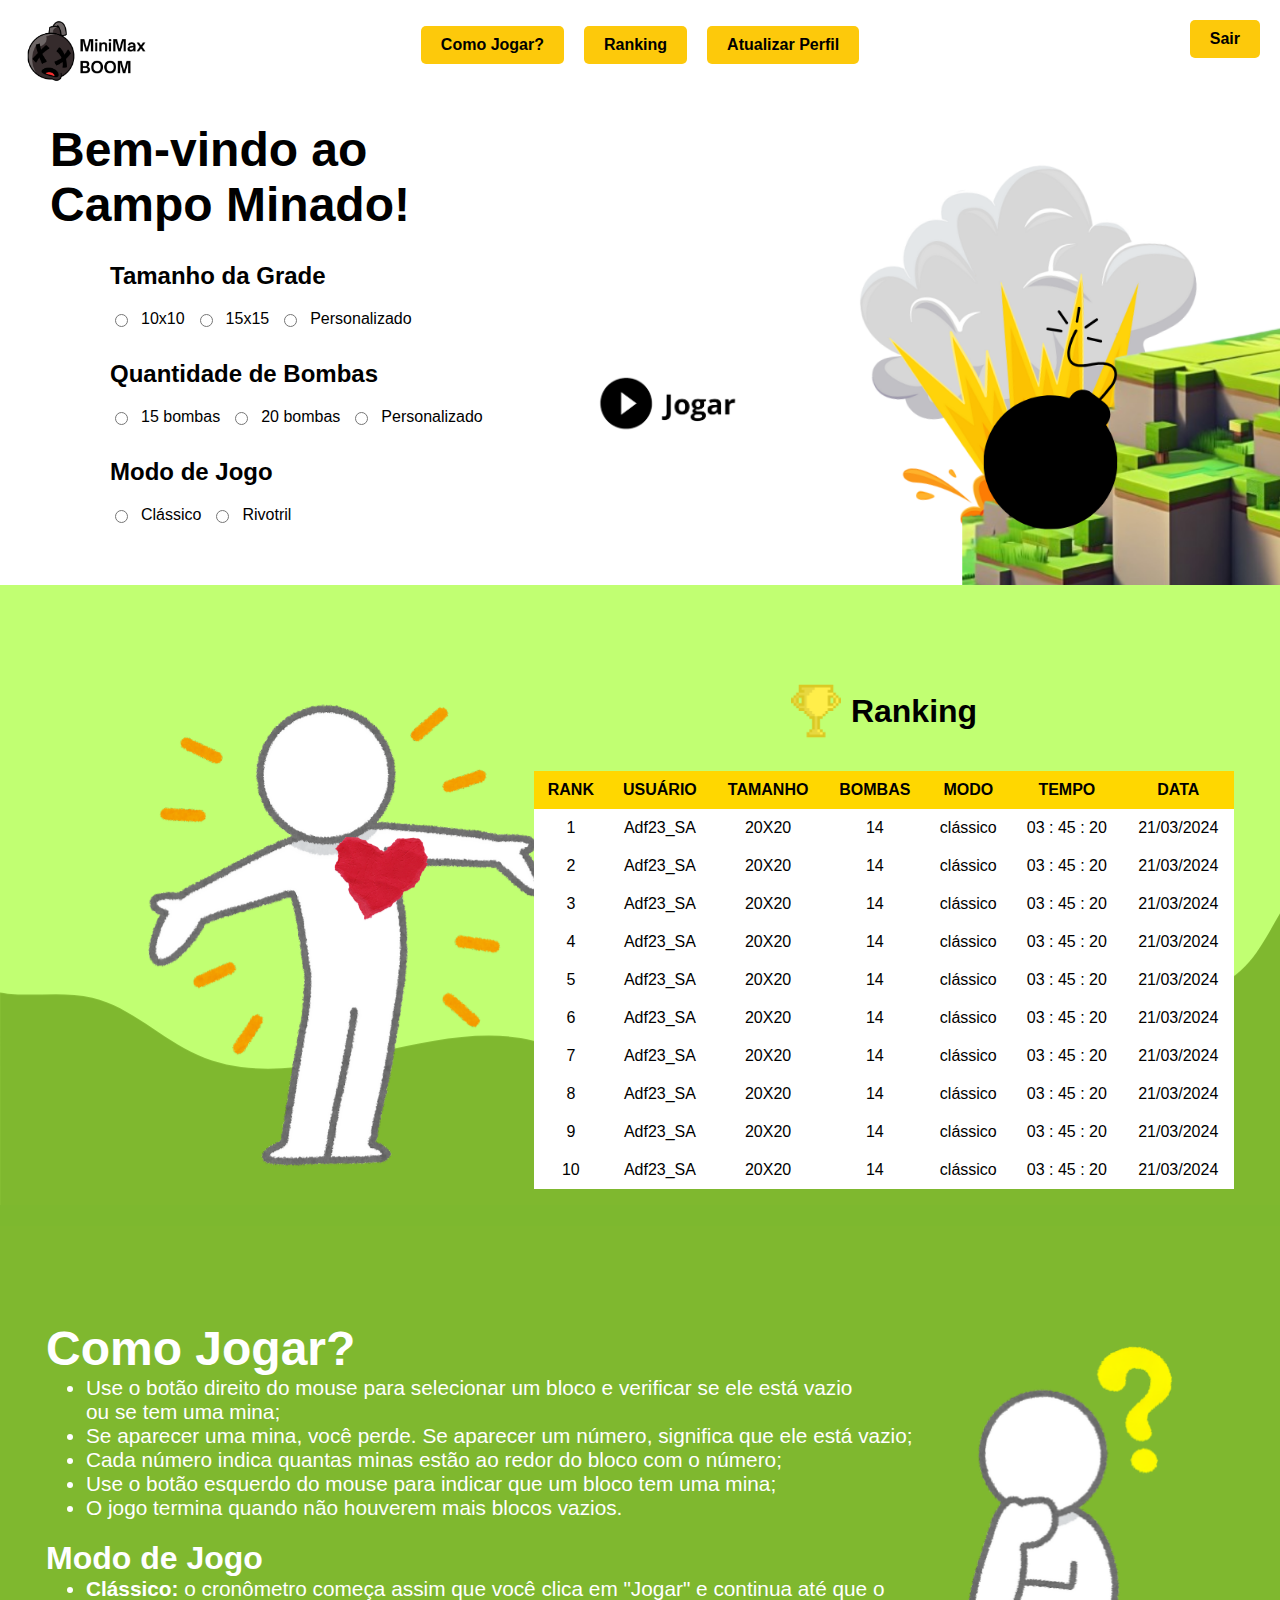
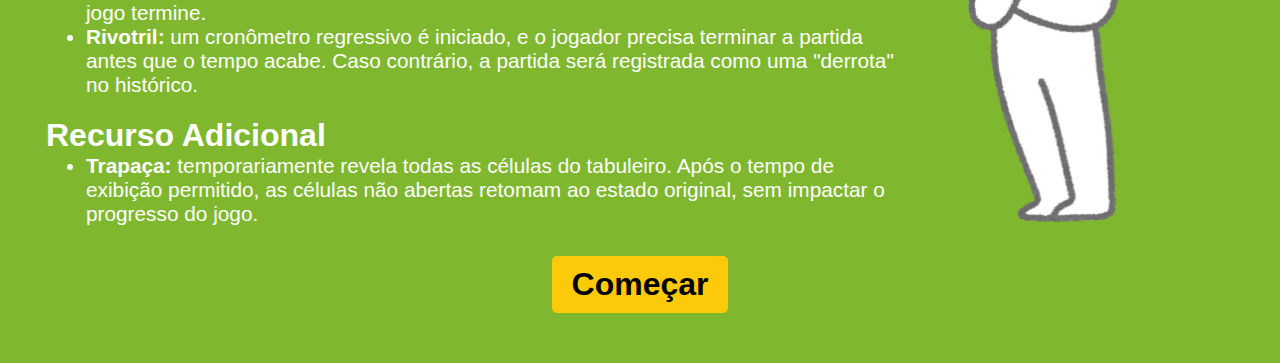
<file: index.html>
<!DOCTYPE html>
<html lang="pt-br">

<head>
    <meta charset="UTF-8">
    <meta name="viewport" content="width=device-width, initial-scale=1.0">
    <title>Campo Minado</title>
    <link rel="stylesheet" href="../css/index.css">
    <link rel="icon" type="image/png" href="../images/logo.png">
</head>

<body>
    <nav>
        <img src="../images/logo_index.png" alt="Logo da MiniMax BOOM" class="imagem-absoluta">
        <div class="button-container">
            <a href="#manual" class="btn">Como Jogar?</a>
            <a href="#ranking" class="btn">Ranking</a>
            <a href="../pages/perfil.html" class="btn">Atualizar Perfil</a>
        </div>
        <div class="sair">
            <a href="../pages/login.html" class="btn btn-sair">Sair</a>
        </div>
    </nav>

    <div id="top" class="welcome-section">
        <div class="welcome-text">
            <h1>Bem-vindo ao <br>Campo Minado!</h1>
        </div>
        <div class="options">
            <div class="option-box">
                <h2>Tamanho da Grade</h2>
                <div class="option-group">
                    <input type="radio" id="10x10" name="grid-size" value="10x10">
                    <label for="10x10">10x10</label>
                    <input type="radio" id="15x15" name="grid-size" value="15x15">
                    <label for="15x15">15x15</label>
                    <input type="radio" id="custom" name="grid-size" value="personalizado">
                    <label for="personalizado">Personalizado</label>
                </div>

                <!-- Aqui está o campo que será mostrado quando "Personalizado" for selecionado -->
                <div id="custom-size-input" style="display: none; margin-top: 10px;">
                    <label for="custom-rows">Linhas (até 25):</label>
                    <input type="number" id="custom-rows" min="1" max="25" value="10">

                    <label for="custom-cols">Colunas (até 25):</label>
                    <input type="number" id="custom-cols" min="1" max="25" value="10">
                </div>
            </div>

            <div class="option-box">
                <h2>Quantidade de Bombas</h2>
                <div class="option-group">
                    <input type="radio" id="bomb-15" name="bomb-count" value="15">
                    <label for="bomb-15">15 bombas</label>
                    <input type="radio" id="bomb-20" name="bomb-count" value="20">
                    <label for="bomb-20">20 bombas</label>
                    <input type="radio" id="bomb-custom" name="bomb-count" value="personalizado">
                    <label for="bomb-custom">Personalizado</label>
                </div>

                <!-- Campo de input que será exibido ao selecionar a opção "Personalizado" -->
                <div id="custom-bombs-input" style="display: none; margin-top: 10px;">
                    <label for="custom-bombs">Número de bombas (até o limite de espaços):</label>
                    <input type="number" id="custom-bombs" min="1" value="10">
                </div>
            </div>

            <div class="option-box">
                <h2>Modo de Jogo</h2>
                <div class="option-group">
                    <input type="radio" id="classic" name="game-mode" value="clássico">
                    <label for="classico">Clássico</label>
                    <input type="radio" id="rivotril" name="game-mode" value="rivotril">
                    <label for="rivotril">Rivotril</label>
                </div>
            </div>
        </div>

        <a href="jogo.html" id="btn-jogar" class="btn-jogar">
            <img src="../images/botao-jogar.png" alt="Jogar">
        </a>
    </div>
    <section id="ranking" class="ranking">
        <div class="leaderboard-container">
            <div class="ranking-section">
                <img src="../images/trofeu.webp" alt="GIF animado">
                <h1>Ranking</h1>
            </div>
            <table class="leaderboard-table">
                <thead>
                    <tr>
                        <th>RANK</th>
                        <th>USUÁRIO</th>
                        <th>TAMANHO</th>
                        <th>BOMBAS</th>
                        <th>MODO</th>
                        <th>TEMPO</th>
                        <th>DATA</th>
                    </tr>
                </thead>
                <tbody>
                    <tr>
                        <td>1</td>
                        <td>Adf23_SA</td>
                        <td>20X20</td>
                        <td>14</td>
                        <td>clássico</td>
                        <td>03 : 45 : 20</td>
                        <td>21/03/2024</td>
                    </tr>
                    <tr>
                        <td>2</td>
                        <td>Adf23_SA</td>
                        <td>20X20</td>
                        <td>14</td>
                        <td>clássico</td>
                        <td>03 : 45 : 20</td>
                        <td>21/03/2024</td>
                    </tr>
                    <tr>
                        <td>3</td>
                        <td>Adf23_SA</td>
                        <td>20X20</td>
                        <td>14</td>
                        <td>clássico</td>
                        <td>03 : 45 : 20</td>
                        <td>21/03/2024</td>
                    </tr>
                    <tr>
                        <td>4</td>
                        <td>Adf23_SA</td>
                        <td>20X20</td>
                        <td>14</td>
                        <td>clássico</td>
                        <td>03 : 45 : 20</td>
                        <td>21/03/2024</td>
                    </tr>
                    <tr>
                        <td>5</td>
                        <td>Adf23_SA</td>
                        <td>20X20</td>
                        <td>14</td>
                        <td>clássico</td>
                        <td>03 : 45 : 20</td>
                        <td>21/03/2024</td>
                    </tr>
                    <tr>
                        <td>6</td>
                        <td>Adf23_SA</td>
                        <td>20X20</td>
                        <td>14</td>
                        <td>clássico</td>
                        <td>03 : 45 : 20</td>
                        <td>21/03/2024</td>
                    </tr>
                    <tr>
                        <td>7</td>
                        <td>Adf23_SA</td>
                        <td>20X20</td>
                        <td>14</td>
                        <td>clássico</td>
                        <td>03 : 45 : 20</td>
                        <td>21/03/2024</td>
                    </tr>
                    <tr>
                        <td>8</td>
                        <td>Adf23_SA</td>
                        <td>20X20</td>
                        <td>14</td>
                        <td>clássico</td>
                        <td>03 : 45 : 20</td>
                        <td>21/03/2024</td>
                    </tr>
                    <tr>
                        <td>9</td>
                        <td>Adf23_SA</td>
                        <td>20X20</td>
                        <td>14</td>
                        <td>clássico</td>
                        <td>03 : 45 : 20</td>
                        <td>21/03/2024</td>
                    </tr>
                    <tr>
                        <td>10</td>
                        <td>Adf23_SA</td>
                        <td>20X20</td>
                        <td>14</td>
                        <td>clássico</td>
                        <td>03 : 45 : 20</td>
                        <td>21/03/2024</td>
                    </tr>
                </tbody>
            </table>
        </div>
    </section>

    <section class="manual">
        <div>
            <h1>Como Jogar?</h1>
            <ul>
                <li>Use o botão direito do mouse para selecionar um bloco e verificar se ele está vazio <br>ou se tem
                    uma mina;</li>
                <li>Se aparecer uma mina, você perde. Se aparecer um número, significa que ele está vazio;</li>
                <li>Cada número indica quantas minas estão ao redor do bloco com o número;</li>
                <li>Use o botão esquerdo do mouse para indicar que um bloco tem uma mina;</li>
                <li>O jogo termina quando não houverem mais blocos vazios.</li>
            </ul>
            <h2>Modo de Jogo</h2>
            <ul>
                <li><strong>Clássico:</strong> o cronômetro começa assim que você clica em "Jogar" e continua até que o
                    <br>jogo termine.
                </li>
                <li><strong>Rivotril:</strong> um cronômetro regressivo é iniciado, e o jogador precisa terminar a
                    partida <br>antes que o tempo acabe. Caso contrário, a partida será registrada como uma "derrota"
                    <br>no histórico.
                </li>
            </ul>
            <h2 id="manual">Recurso Adicional</h2>
            <ul>
                <li><strong>Trapaça:</strong> temporariamente revela todas as células do tabuleiro. Após o tempo de
                    <br>exibição permitido, as células não abertas retomam ao estado original, sem impactar o
                    <br>progresso do jogo.
                </li>
            </ul>
        </div>
        <div class="button-comecar">
            <a href="#top" class="btn">Começar</a>
        </div>
    </section>

    <script src="../js/index.js"></script>
</body>

</html>
</file>
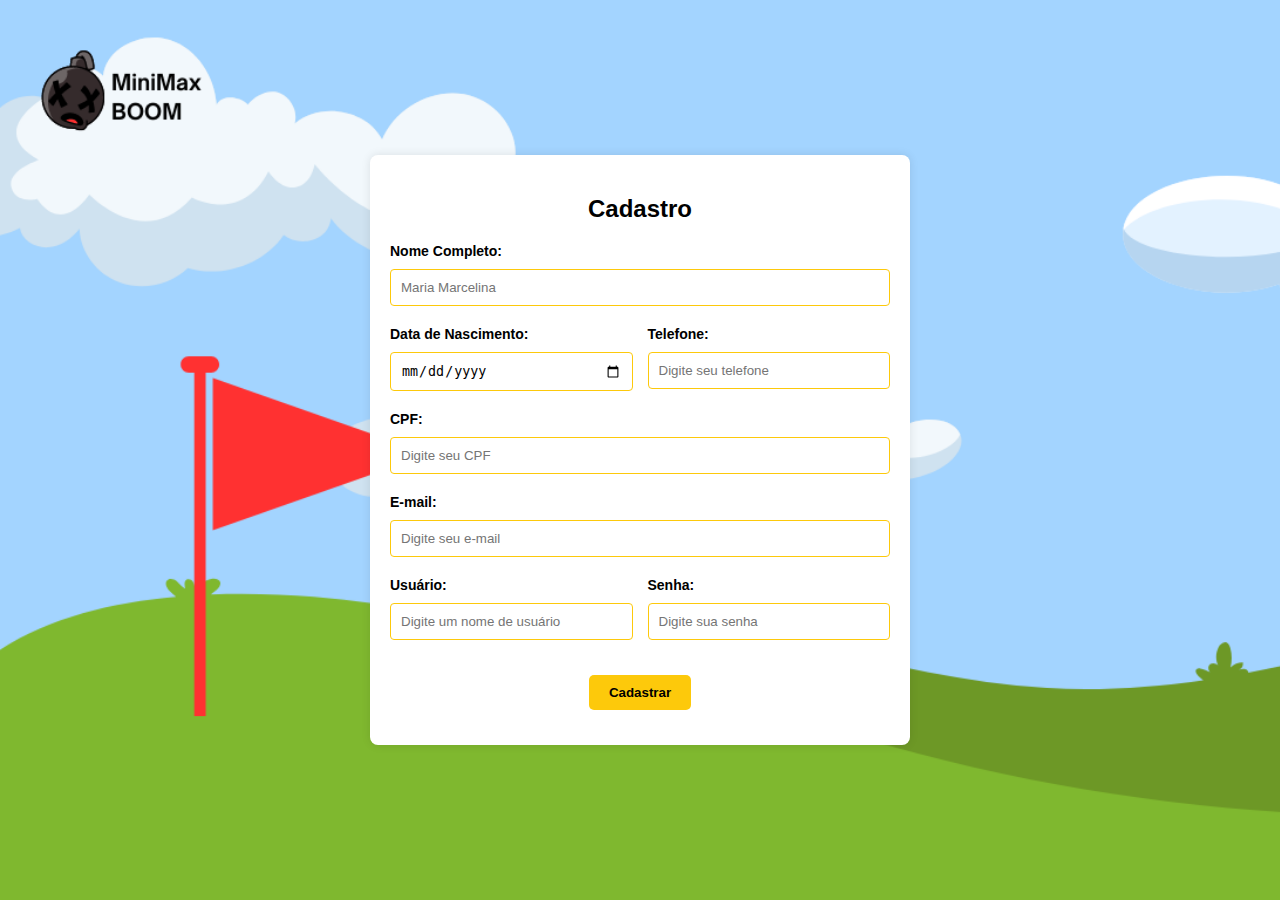
<file: pages/cadastro.html>
<!DOCTYPE html>
<html lang="pt-br">

<head>
    <meta charset="UTF-8">
    <meta name="viewport" content="width=device-width, initial-scale=1.0">
    <title>Campo Minado - Cadastro</title>
    <link rel="stylesheet" href="../css/login.css">
    <link rel="icon" type="image/png" href="../images/logo.png">
</head>

<body>

    <div class="cadastro-container">
        <h2>Cadastro</h2>
        <form method="POST" id="form-cadastro" action="../php/register.php">
            <div class="form-group">
                <label for="name">Nome Completo:</label>
                <input type="text" id="name" name="name" placeholder="Maria Marcelina" required>
                <span id="name-error" class="error-message"></span>
            </div>

            <div class="form-group-row">
                <div class="form-group">
                    <label for="data">Data de Nascimento:</label>
                    <input type="date" id="data" name="data" required>
                    <span id="data-error" class="error-message"></span>
                </div>
                <div class="form-group">
                    <label for="telefone">Telefone:</label>
                    <input type="tel" id="telefone" name="telefone" placeholder="Digite seu telefone" required>
                    <span id="telefone-error" class="error-message"></span>
                </div>
            </div>

            <div class="form-group">
                <label for="cpf">CPF:</label>
                <input type="text" id="cpf" name="cpf" placeholder="Digite seu CPF" required>
                <span id="cpf-error" class="error-message"></span>
            </div>

            <div class="form-group">
                <label for="email">E-mail:</label>
                <input type="email" id="email" name="email" placeholder="Digite seu e-mail" required>
                <span id="email-error" class="error-message"></span>
            </div>

            <div class="form-group-row">
                <div class="form-group">
                    <label for="username">Usuário:</label>
                    <input type="text" id="username" name="username" placeholder="Digite um nome de usuário" required>
                    <span id="username-error" class="error-message"></span>
                </div>

                <div class="form-group">
                    <label for="password">Senha:</label>
                    <input type="password" id="password" name="password" placeholder="Digite sua senha" required>
                    <span id="password-error" class="error-message"></span>
                </div>
            </div>

            <div class="container">
                <button type="submit" class="btn">Cadastrar</button>
            </div>
        </form>
    </div>

    <script src="../js/validacao.js"></script>

</body>

</html>
</file>
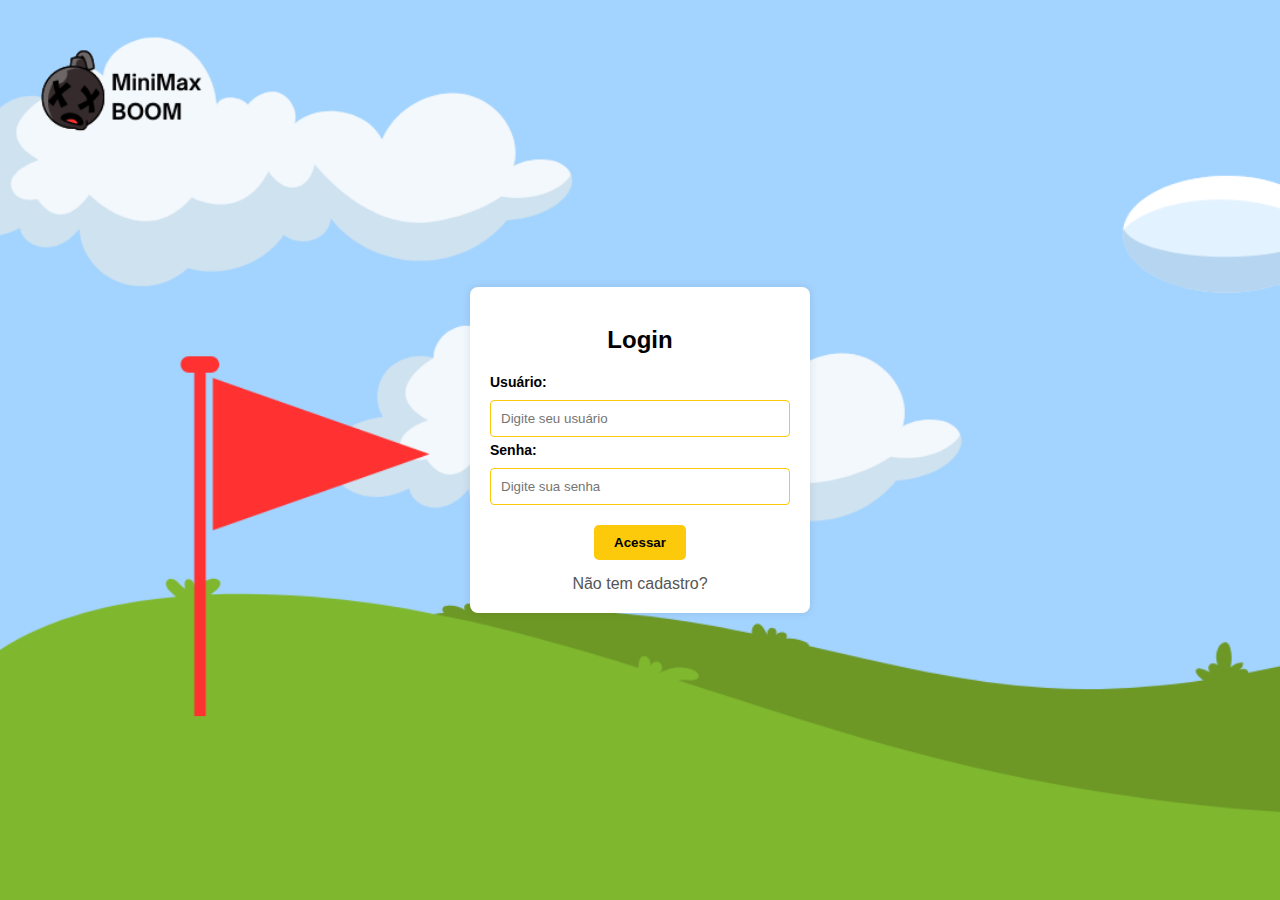
<file: pages/login.html>
<!DOCTYPE html>
<html lang="pt-br">

    <head>
        <meta charset="UTF-8">
        <meta name="viewport" content="width=device-width, initial-scale=1.0">
        <title>Campo Minado</title>
        <link rel="stylesheet" href="../css/login.css">
        <link rel="icon" type="image/png" href="../images/logo.png">
    </head>

    <body>

        <div class="login-container">   
            <h2>Login</h2>
            <form method="POST" action="../php/login.php">
                <label for="username">Usuário:</label>
                <input type="text" id="username" name="username" placeholder="Digite seu usuário" required>
            
                <label for="password">Senha:</label>
                <input type="password" id="password" name="password" placeholder="Digite sua senha" required>
            
                <div class="container">
                    <button type="submit" class="btn">Acessar</button>
                </div>
            </form>
            <div class="link">
                <a href="../pages/cadastro.html">Não tem cadastro?</a>
            </div>
        </div>

    </body>

</html>
</file>
<file: css/index.css>
:root {
    --primary-text-color: #000;
    --secondary-text-color: #fff;
    --primary-color: #fff;
    --secondary-color: #7db82f;
    --button-color: #fdc90b;
    --button-hover-color: #fae67b;
    --header-color: #ffd700;
}

body {
    font-family: 'Open Sauce', sans-serif;
    background-color: var(--primary-color);
    display: flex;
    flex-direction: column;
    justify-content: flex-start;
    align-items: center;
    height: 100vh;
    margin: 0;
    
}

/* parte do nav */
nav {
    width: 100%;
    color: var(--primary-color);
    padding: 1rem;
    text-align: center;
    box-sizing: border-box;
}
/*botão para sair*/
nav .btn-sair {
    background-color: var(--button-color);
    color: var(--primary-text-color);
    padding: 10px 20px;
    text-decoration: none;
    border-radius: 5px;
    font-weight: bold;
    transition: background-color 0.3s ease;
}
nav .btn-sair:hover {
    background-color: var(--button-hover-color);
}
nav .sair {
    position: absolute;
    top: 20px;
    right: 20px;
}
/*imagem do logo*/
.imagem-absoluta {
    position: absolute;
    top: 0;    
    left: 0;   
    margin: 20px;
    height: auto;
    width: 130px;
}
/*botões centralizados*/
nav .button-container {
    display: flex; 
    justify-content: center; 
    gap: 20px; 
    width: 100%; 
    margin-top: 10px;
}
nav .btn {
    background-color: var(--button-color);
    color: var(--primary-text-color);
    padding: 10px 20px;
    text-decoration: none;
    border-radius: 5px;
    font-weight: bold;
    transition: background-color 0.3s ease;
    display: inline-block;
}
nav .btn:hover {
    background-color: var(--button-hover-color);
}


/*section WELCOME - inicial*/
.welcome-section {
    margin-top: 10px; 
    text-align: left;  
    width: 100%; 
    padding-left: 50px; 
    box-sizing: border-box;
    display: flex; 
    flex-direction: column; 
    align-items: flex-start;
    background-image: url("../images/fundo_index.png");
    background-size: contain;
    background-repeat: no-repeat;
    background-position: right;
    
}
.welcome-section h1 {
    font-size: 3rem; 
    font-weight: bold;
    margin-bottom: 10px; 
}
/*opções de tamanho, quantidade de bombas e modo de jogo*/
.options {
    padding-left: 60px; 
    display: flex; 
    flex-direction: column; 
    gap: 12px; 
}
.option-group {
    display: flex;
    flex-wrap: nowrap; 
    gap: 10px;
}
/*botão de jogar*/
.btn-jogar {
    display: block; 
    margin: 0 auto; 
    position: relative;
    top: -150px; 
}
.btn-jogar img {
    display: block; 
    width: 150px; 
    height: auto;
    max-width: 100%; 
    border-radius: 5px; 
    transition: opacity 0.3s ease; 
}
.btn-jogar:hover img {
    opacity: 0.8; 
}


/*section RANKING - segunda*/
.ranking{
    background-image: url('../images/ranking.png');
    width: 100%;
    color: var(--primary-text-color);
    padding: 1rem;
    box-sizing: border-box;
    display: flex;
    flex-direction: column; 
    align-items: flex-end; 

}
.ranking-section {
    margin-top: 50px;
    width: 100%;
    padding: 20px 0;
    box-sizing: border-box;
    display: flex;
    flex-direction: row;
    align-items: center; 
    justify-content: center; 
    gap: 10px; 
}
.ranking-section h2 {
    font-size: 3rem;
    font-weight: bold;
    margin: 0; 
}
.ranking-section img {
    width: 50px;
    height: auto;
}
/*tabela de ranking*/
.leaderboard-container {
    width: 700px; 
    max-width: 100%; 
    border-radius: 5px; 
    margin-right: 30px;
}
.leaderboard-table {
    width: 100%; 
    border-collapse: collapse; 
}
.leaderboard-table th, .leaderboard-table td {
    padding: 10px;
    text-align: center; 
}
.leaderboard-table th {
    background-color: var(--header-color);
    color: var(--primary-text-color);
}
.leaderboard-table td {
    background-color: var(--primary-color);
    color: var(--primary-text-color);
}



/*section COMO JOGAR / MANUAL - ultima parte*/
.manual{
    background-image: url('../images/manual.png');
    width: 100%;
    color: var(--primary-text-color);
    padding: 1rem;
    box-sizing: border-box;
    display: flex;
    flex-direction: column; 
    align-items: flex-start; 
    padding-block-end: 50px;
    background-position: right;
    background-repeat: no-repeat;
    background-color: var(--secondary-color);
}
.manual h1{
    font-size: 3rem;
    font-weight: bold;
    margin: 0;
    color: var(--secondary-text-color);
    padding-top: 100px;
    padding-left: 30px;
}
.manual h2{
    font-size: 2rem;
    font-weight: bold;
    margin: 0;
    color: var(--secondary-text-color);
    padding-left: 30px;
}
.manual ul{
    font-size: 1.3rem;
    margin: 0;
    color: var(--secondary-text-color);
    padding-left: 70px;
    padding-block-end: 20px;
}
/*botão de começar*/
/*botões centralizados*/
.button-comecar {
    display: flex; 
    justify-content: center; 
    gap: 20px; 
    width: 100%; 
    margin-top: 10px;
    font-size: 2rem;
}
.btn {
    background-color: var(--button-color);
    color: var(--primary-text-color);
    padding: 10px 20px;
    text-decoration: none;
    border-radius: 5px;
    font-weight: bold;
    transition: background-color 0.3s ease;
    display: inline-block;
}
.btn:hover {
    background-color: var(--button-hover-color);
}
</file>
<file: css/login.css>
:root {
    --primary-text-color: #000;
    --secondary-text-color: #fff;
    --primary-soft-text-color: #555;
    --primary-color: #fff;
    --secondary-color: #7db82f;
    --button-color: #fdc90b;
    --button-hover-color: #fae67b;
    --input-error-color: red;
}

body {
    font-family: 'Open Sauce', sans-serif;
    background-color: var(--primary-color);
    display: flex;
    justify-content: center;
    align-items: center;
    height: 100vh;
    margin: 0;
    background-image: url('../images/login.png');
    background-size: cover;
    background-repeat: no-repeat;
}

.cadastro-container,
.login-container {
    background-color: var(--primary-color);
    padding: 20px;
    border-radius: 8px;
    box-shadow: 0 0 10px rgba(0, 0, 0, 0.1);
    width: 500px;
}

.login-container {
    width: 300px;
    
}

h2 {
    text-align: center;
    margin-bottom: 20px;
}

input[type="text"],
input[type="password"],
input[type="email"],
input[type="tel"],
input[type="date"] {
    width: 100%;
    padding: 10px;
    margin: 5px 0;
    border: 1px solid var(--button-color);
    border-radius: 4px;
    box-sizing: border-box;
}

input.input-error {
    border-color: var(--input-error-color);
}

.error-message {
    color: var(--input-error-color);
    font-size: 0.9em;
}

.form-group {
    margin-bottom: 15px;
}

.form-group-row {
    display: flex;
    justify-content: space-between;
    gap: 15px;
}

.form-group-row .form-group {
    flex: 1;
}

label {
    margin-bottom: 5px;
    font-size: 14px;
    font-weight: bold;
    display: block;
}

.container {
    text-align: center;
    margin-top: 15px;
    margin-bottom: 15px;
}

.link {
    text-align: center;
    margin-top: 10px;
}

.link a {
    color: var(--primary-soft-text-color);
    text-decoration: none;
}

.link a:hover {
    text-decoration: underline;
}

.btn {
    background-color: var(--button-color);
    color: var(--primary-text-color);
    padding: 10px 20px;
    text-decoration: none;
    border: none;
    border-radius: 5px;
    font-weight: bold;
    transition: background-color 0.3s ease;
    cursor: pointer;
}

.btn:hover {
    background-color: var(--button-hover-color);
}
</file>
